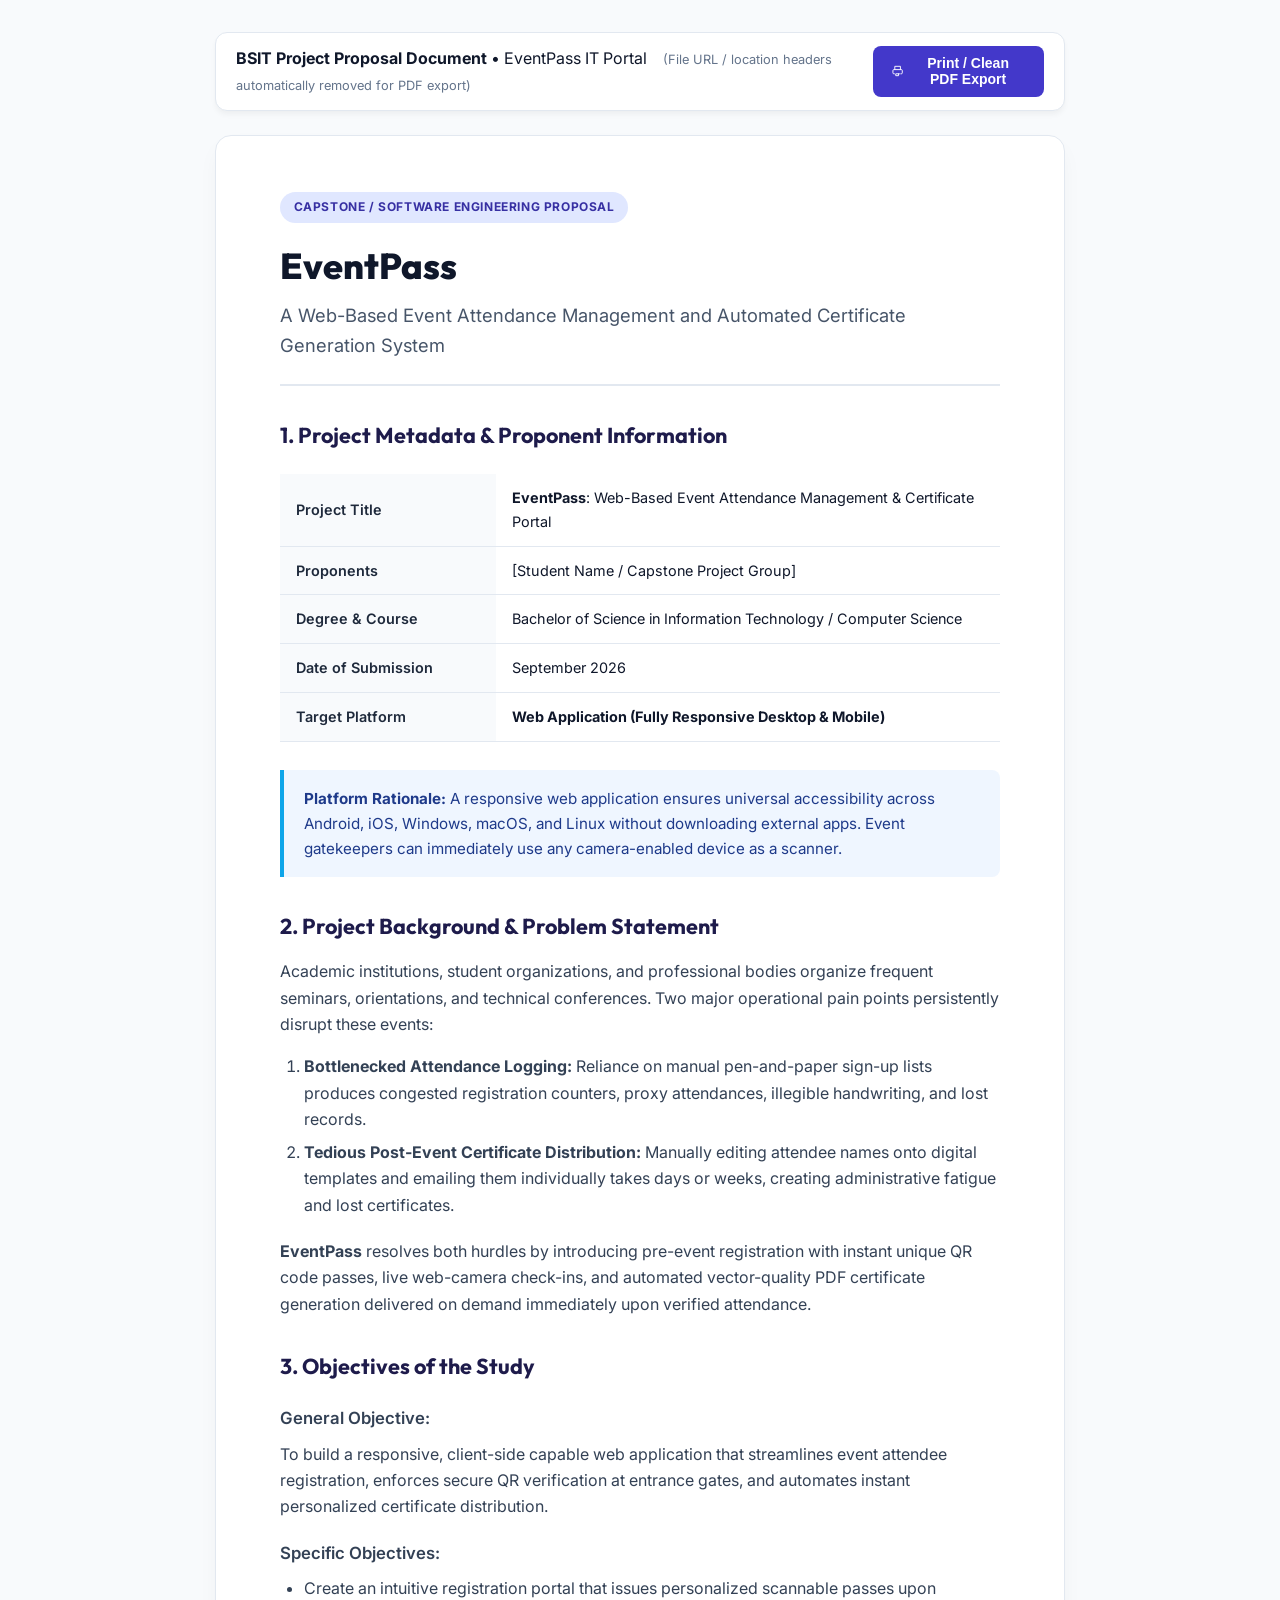
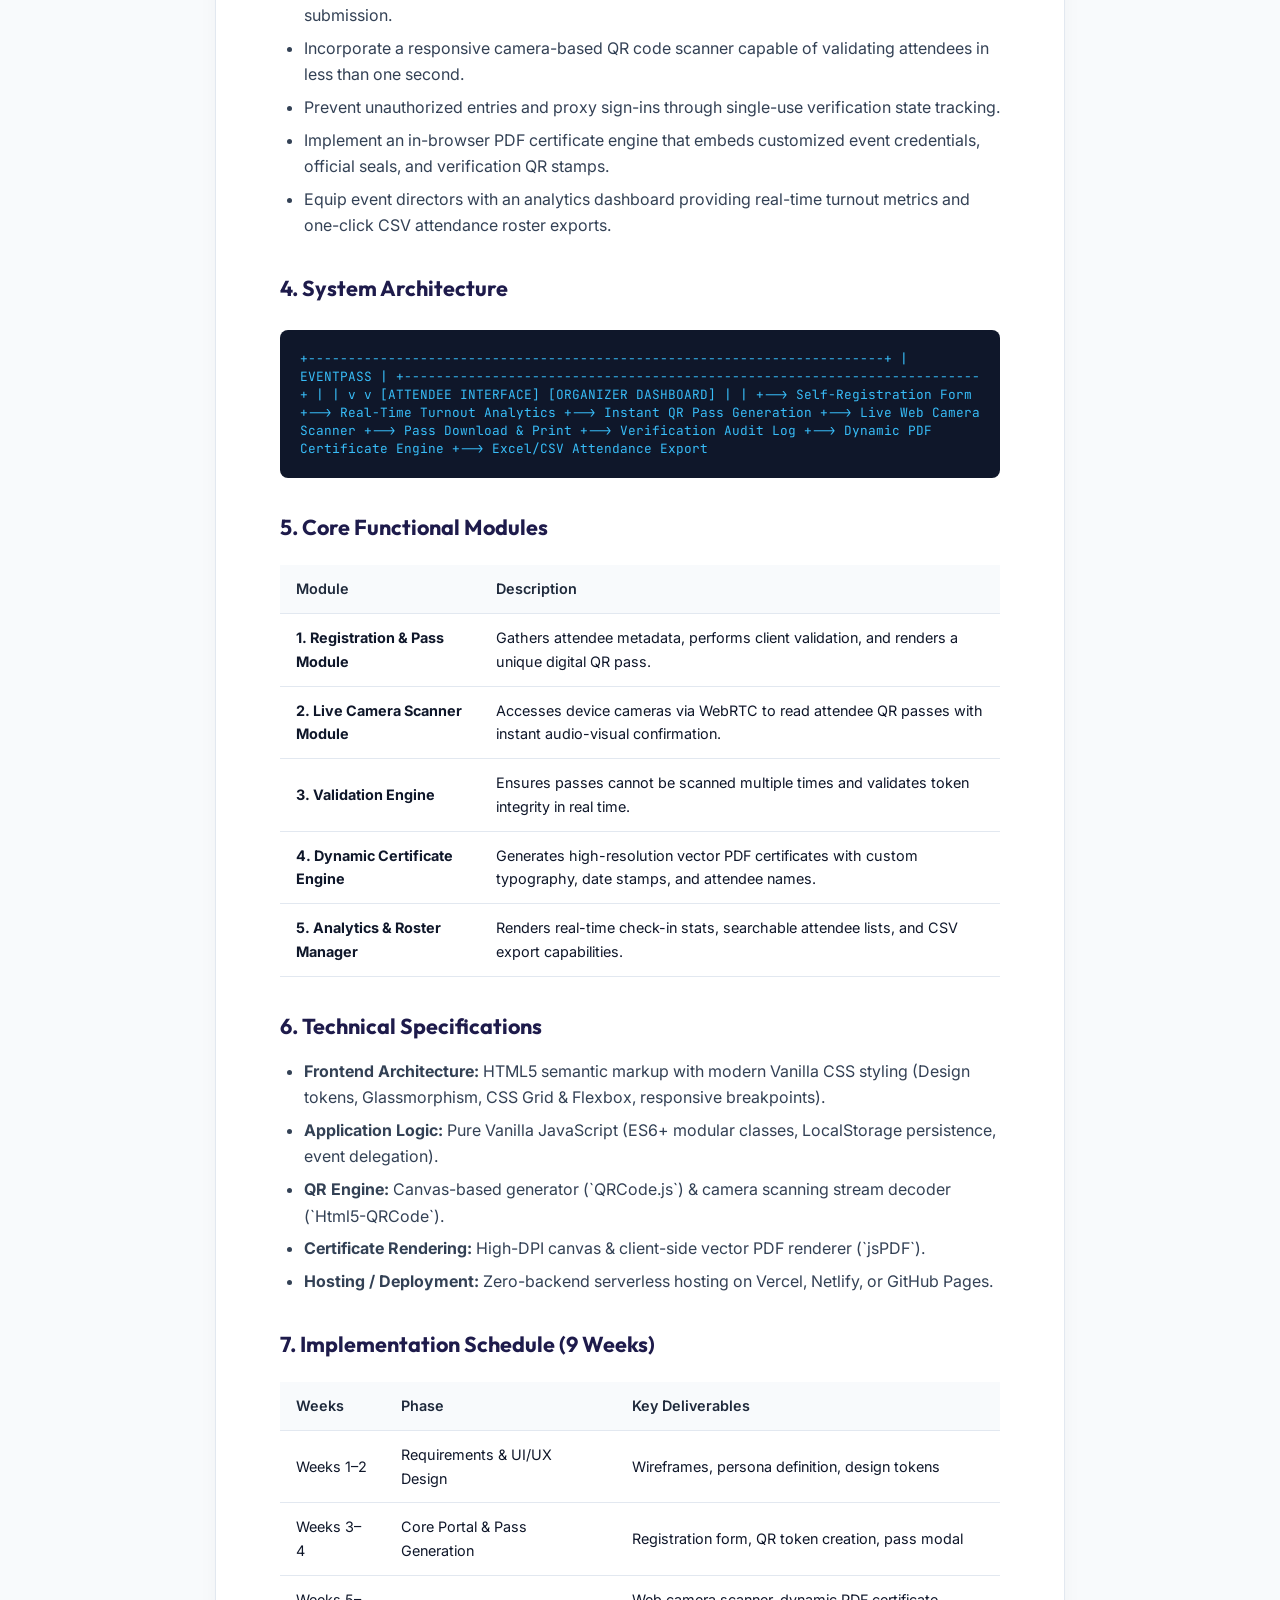
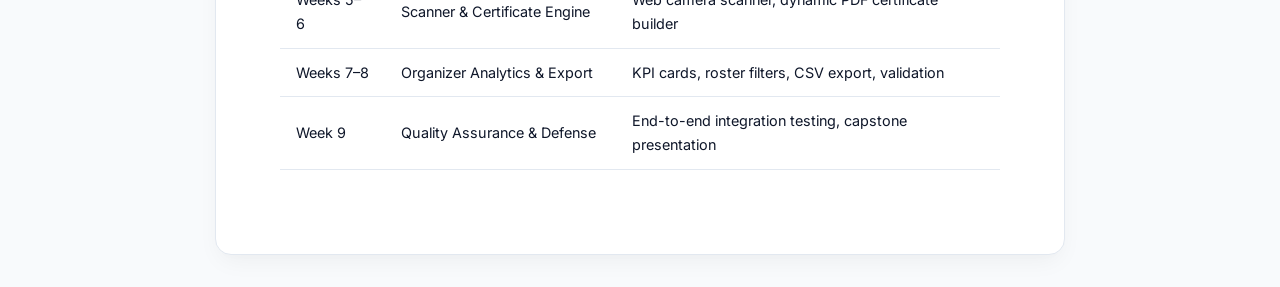
<file: docs/EventPass_Project_Proposal.html>
<!DOCTYPE html>
<html lang="en">
<head>
  <meta charset="UTF-8">
  <meta name="viewport" content="width=device-width, initial-scale=1.0">
  <title>EventPass - Formal Project Proposal Document</title>
  <link rel="preconnect" href="https://fonts.googleapis.com">
  <link rel="preconnect" href="https://fonts.gstatic.com" crossorigin>
  <link href="https://fonts.googleapis.com/css2?family=Inter:wght@300;400;500;600;700&family=Outfit:wght@600;700;800&family=JetBrains+Mono:wght@400;500&display=swap" rel="stylesheet">
  <style>
    :root {
      --primary: #4338ca;
      --primary-light: #6366f1;
      --secondary: #0ea5e9;
      --text-dark: #0f172a;
      --text-muted: #475569;
      --bg-page: #f8fafc;
      --bg-card: #ffffff;
      --border-color: #e2e8f0;
      --badge-bg: #e0e7ff;
      --badge-text: #3730a3;
    }

    * {
      box-sizing: border-box;
      margin: 0;
      padding: 0;
    }

    body {
      font-family: 'Inter', -apple-system, BlinkMacSystemFont, 'Segoe UI', Roboto, sans-serif;
      background-color: var(--bg-page);
      color: var(--text-dark);
      line-height: 1.65;
      padding: 2rem 1rem;
    }

    .toolbar {
      max-width: 850px;
      margin: 0 auto 1.5rem auto;
      display: flex;
      justify-content: space-between;
      align-items: center;
      background: #ffffff;
      padding: 0.75rem 1.25rem;
      border-radius: 12px;
      box-shadow: 0 4px 6px -1px rgba(0,0,0,0.05);
      border: 1px solid var(--border-color);
    }

    .btn {
      display: inline-flex;
      align-items: center;
      gap: 0.5rem;
      background: var(--primary);
      color: #ffffff;
      padding: 0.6rem 1.2rem;
      border-radius: 8px;
      font-size: 0.875rem;
      font-weight: 600;
      text-decoration: none;
      cursor: pointer;
      border: none;
      transition: all 0.2s;
    }

    .btn:hover {
      background: var(--primary-light);
      transform: translateY(-1px);
    }

    .document-container {
      max-width: 850px;
      margin: 0 auto;
      background: var(--bg-card);
      padding: 3.5rem 4rem;
      border-radius: 16px;
      box-shadow: 0 10px 25px -5px rgba(0, 0, 0, 0.05), 0 8px 10px -6px rgba(0, 0, 0, 0.01);
      border: 1px solid var(--border-color);
    }

    .header-badge {
      display: inline-block;
      background: var(--badge-bg);
      color: var(--badge-text);
      font-weight: 700;
      font-size: 0.75rem;
      padding: 0.35rem 0.85rem;
      border-radius: 9999px;
      text-transform: uppercase;
      letter-spacing: 0.05em;
      margin-bottom: 1.25rem;
    }

    h1 {
      font-family: 'Outfit', sans-serif;
      font-size: 2.25rem;
      color: #0f172a;
      line-height: 1.25;
      font-weight: 800;
      margin-bottom: 0.75rem;
    }

    .subtitle {
      font-size: 1.15rem;
      color: var(--text-muted);
      font-weight: 400;
      margin-bottom: 2rem;
      border-bottom: 2px solid var(--border-color);
      padding-bottom: 1.5rem;
    }

    h2 {
      font-family: 'Outfit', sans-serif;
      font-size: 1.35rem;
      color: #1e1b4b;
      margin-top: 2rem;
      margin-bottom: 0.85rem;
      display: flex;
      align-items: center;
      gap: 0.5rem;
    }

    h3 {
      font-size: 1.05rem;
      color: #334155;
      margin-top: 1.25rem;
      margin-bottom: 0.5rem;
      font-weight: 600;
    }

    p {
      margin-bottom: 1rem;
      color: #334155;
    }

    ul, ol {
      margin-left: 1.5rem;
      margin-bottom: 1.25rem;
      color: #334155;
    }

    li {
      margin-bottom: 0.4rem;
    }

    table {
      width: 100%;
      border-collapse: collapse;
      margin: 1.25rem 0 1.75rem 0;
      font-size: 0.9rem;
    }

    th, td {
      padding: 0.75rem 1rem;
      text-align: left;
      border-bottom: 1px solid var(--border-color);
    }

    th {
      background-color: #f8fafc;
      color: #1e293b;
      font-weight: 600;
    }

    tr:hover td {
      background-color: #f1f5f9;
    }

    .diagram-box {
      background: #0f172a;
      color: #38bdf8;
      font-family: 'JetBrains Mono', monospace;
      font-size: 0.8rem;
      padding: 1.25rem;
      border-radius: 8px;
      overflow-x: auto;
      margin: 1.5rem 0;
      line-height: 1.4;
    }

    .callout {
      background: #eff6ff;
      border-left: 4px solid var(--secondary);
      padding: 1rem 1.25rem;
      border-radius: 0 8px 8px 0;
      margin: 1.5rem 0;
      font-size: 0.95rem;
      color: #1e3a8a;
    }

    /* @page margin: 0 completely strips browser default headers/footers (file URL location, timestamps) */
    @page {
      size: A4 portrait;
      margin: 0;
    }

    @media print {
      html, body {
        background: #ffffff !important;
        margin: 0 !important;
        padding: 0 !important;
        -webkit-print-color-adjust: exact !important;
        print-color-adjust: exact !important;
      }
      .toolbar {
        display: none !important;
      }
      .document-container {
        border: none !important;
        box-shadow: none !important;
        padding: 2.2cm 2.5cm !important;
        max-width: 100% !important;
        margin: 0 !important;
      }
    }
  </style>
</head>
<body>

  <div class="toolbar">
    <div>
      <strong>BSIT Project Proposal Document</strong> &bull; EventPass IT Portal
      <span style="font-size: 0.8rem; color: #64748b; margin-left: 0.75rem;">(File URL / location headers automatically removed for PDF export)</span>
    </div>
    <div style="display: flex; gap: 0.5rem;">
      <button class="btn" onclick="window.print()">
        <svg width="16" height="16" fill="none" stroke="currentColor" stroke-width="2" viewBox="0 0 24 24"><path d="M6 9V2h12v7M6 18H4a2 2 0 0 1-2-2v-5a2 2 0 0 1 2-2h16a2 2 0 0 1 2 2v5a2 2 0 0 1-2 2h-2m-4 0v4H8v-4h8z"></path></svg>
        Print / Clean PDF Export
      </button>
    </div>
  </div>

  <div class="document-container">
    <div class="header-badge">Capstone / Software Engineering Proposal</div>
    <h1>EventPass</h1>
    <div class="subtitle">A Web-Based Event Attendance Management and Automated Certificate Generation System</div>

    <h2>1. Project Metadata & Proponent Information</h2>
    <table>
      <tr>
        <th style="width: 30%;">Project Title</th>
        <td><strong>EventPass</strong>: Web-Based Event Attendance Management & Certificate Portal</td>
      </tr>
      <tr>
        <th>Proponents</th>
        <td>[Student Name / Capstone Project Group]</td>
      </tr>
      <tr>
        <th>Degree & Course</th>
        <td>Bachelor of Science in Information Technology / Computer Science</td>
      </tr>
      <tr>
        <th>Date of Submission</th>
        <td>September 2026</td>
      </tr>
      <tr>
        <th>Target Platform</th>
        <td><strong>Web Application (Fully Responsive Desktop & Mobile)</strong></td>
      </tr>
    </table>

    <div class="callout">
      <strong>Platform Rationale:</strong> A responsive web application ensures universal accessibility across Android, iOS, Windows, macOS, and Linux without downloading external apps. Event gatekeepers can immediately use any camera-enabled device as a scanner.
    </div>

    <h2>2. Project Background & Problem Statement</h2>
    <p>
      Academic institutions, student organizations, and professional bodies organize frequent seminars, orientations, and technical conferences. Two major operational pain points persistently disrupt these events:
    </p>
    <ol>
      <li><strong>Bottlenecked Attendance Logging:</strong> Reliance on manual pen-and-paper sign-up lists produces congested registration counters, proxy attendances, illegible handwriting, and lost records.</li>
      <li><strong>Tedious Post-Event Certificate Distribution:</strong> Manually editing attendee names onto digital templates and emailing them individually takes days or weeks, creating administrative fatigue and lost certificates.</li>
    </ol>
    <p>
      <strong>EventPass</strong> resolves both hurdles by introducing pre-event registration with instant unique QR code passes, live web-camera check-ins, and automated vector-quality PDF certificate generation delivered on demand immediately upon verified attendance.
    </p>

    <h2>3. Objectives of the Study</h2>
    <h3>General Objective:</h3>
    <p>
      To build a responsive, client-side capable web application that streamlines event attendee registration, enforces secure QR verification at entrance gates, and automates instant personalized certificate distribution.
    </p>

    <h3>Specific Objectives:</h3>
    <ul>
      <li>Create an intuitive registration portal that issues personalized scannable passes upon submission.</li>
      <li>Incorporate a responsive camera-based QR code scanner capable of validating attendees in less than one second.</li>
      <li>Prevent unauthorized entries and proxy sign-ins through single-use verification state tracking.</li>
      <li>Implement an in-browser PDF certificate engine that embeds customized event credentials, official seals, and verification QR stamps.</li>
      <li>Equip event directors with an analytics dashboard providing real-time turnout metrics and one-click CSV attendance roster exports.</li>
    </ul>

    <h2>4. System Architecture</h2>
    <div class="diagram-box">
+------------------------------------------------------------------------+
|                               EVENTPASS                                |
+------------------------------------------------------------------------+
       |                                                |
       v                                                v
 [ATTENDEE INTERFACE]                          [ORGANIZER DASHBOARD]
       |                                                |
       +--> Self-Registration Form                      +--> Real-Time Turnout Analytics
       +--> Instant QR Pass Generation                  +--> Live Web Camera Scanner
       +--> Pass Download & Print                       +--> Verification Audit Log
       +--> Dynamic PDF Certificate Engine              +--> Excel/CSV Attendance Export
    </div>

    <h2>5. Core Functional Modules</h2>
    <table>
      <thead>
        <tr>
          <th>Module</th>
          <th>Description</th>
        </tr>
      </thead>
      <tbody>
        <tr>
          <td><strong>1. Registration & Pass Module</strong></td>
          <td>Gathers attendee metadata, performs client validation, and renders a unique digital QR pass.</td>
        </tr>
        <tr>
          <td><strong>2. Live Camera Scanner Module</strong></td>
          <td>Accesses device cameras via WebRTC to read attendee QR passes with instant audio-visual confirmation.</td>
        </tr>
        <tr>
          <td><strong>3. Validation Engine</strong></td>
          <td>Ensures passes cannot be scanned multiple times and validates token integrity in real time.</td>
        </tr>
        <tr>
          <td><strong>4. Dynamic Certificate Engine</strong></td>
          <td>Generates high-resolution vector PDF certificates with custom typography, date stamps, and attendee names.</td>
        </tr>
        <tr>
          <td><strong>5. Analytics & Roster Manager</strong></td>
          <td>Renders real-time check-in stats, searchable attendee lists, and CSV export capabilities.</td>
        </tr>
      </tbody>
    </table>

    <h2>6. Technical Specifications</h2>
    <ul>
      <li><strong>Frontend Architecture:</strong> HTML5 semantic markup with modern Vanilla CSS styling (Design tokens, Glassmorphism, CSS Grid & Flexbox, responsive breakpoints).</li>
      <li><strong>Application Logic:</strong> Pure Vanilla JavaScript (ES6+ modular classes, LocalStorage persistence, event delegation).</li>
      <li><strong>QR Engine:</strong> Canvas-based generator (`QRCode.js`) & camera scanning stream decoder (`Html5-QRCode`).</li>
      <li><strong>Certificate Rendering:</strong> High-DPI canvas & client-side vector PDF renderer (`jsPDF`).</li>
      <li><strong>Hosting / Deployment:</strong> Zero-backend serverless hosting on Vercel, Netlify, or GitHub Pages.</li>
    </ul>

    <h2>7. Implementation Schedule (9 Weeks)</h2>
    <table>
      <thead>
        <tr>
          <th>Weeks</th>
          <th>Phase</th>
          <th>Key Deliverables</th>
        </tr>
      </thead>
      <tbody>
        <tr>
          <td>Weeks 1–2</td>
          <td>Requirements & UI/UX Design</td>
          <td>Wireframes, persona definition, design tokens</td>
        </tr>
        <tr>
          <td>Weeks 3–4</td>
          <td>Core Portal & Pass Generation</td>
          <td>Registration form, QR token creation, pass modal</td>
        </tr>
        <tr>
          <td>Weeks 5–6</td>
          <td>Scanner & Certificate Engine</td>
          <td>Web camera scanner, dynamic PDF certificate builder</td>
        </tr>
        <tr>
          <td>Weeks 7–8</td>
          <td>Organizer Analytics & Export</td>
          <td>KPI cards, roster filters, CSV export, validation</td>
        </tr>
        <tr>
          <td>Week 9</td>
          <td>Quality Assurance & Defense</td>
          <td>End-to-end integration testing, capstone presentation</td>
        </tr>
      </tbody>
    </table>
  </div>

</body>
</html>
</file>
